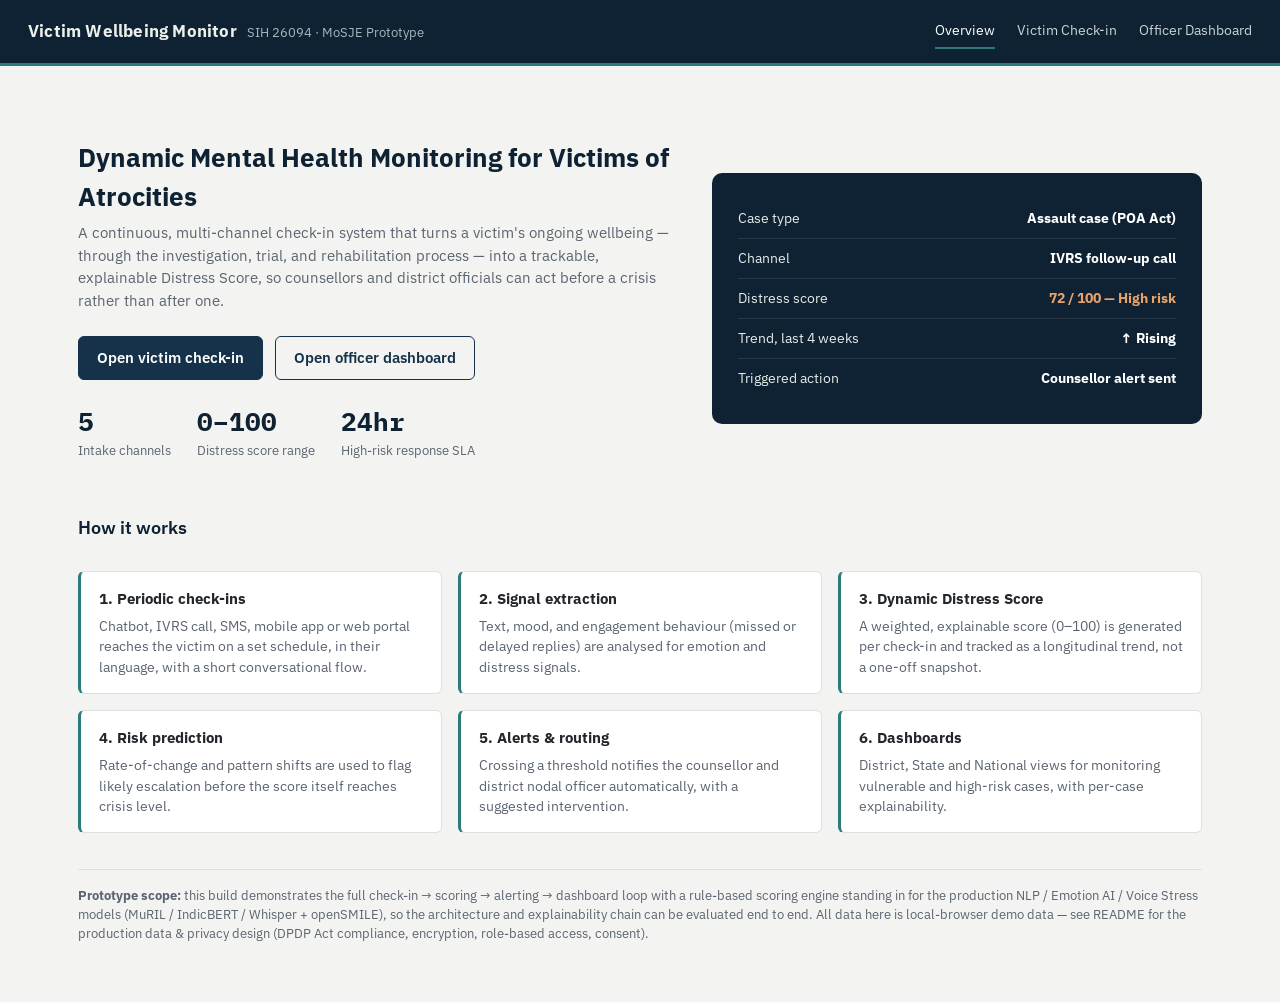
<file: index.html>
<!DOCTYPE html>
<html lang="en">
<head>
<meta charset="UTF-8">
<meta name="viewport" content="width=device-width, initial-scale=1">
<title>Victim Wellbeing Monitor — SIH 26094 Prototype</title>
<link rel="stylesheet" href="assets/style.css">
</head>
<body>

<div class="topbar">
  <div class="brand">
    <span class="mark">Victim Wellbeing Monitor</span>
    <span class="sub">SIH 26094 · MoSJE Prototype</span>
  </div>
  <nav>
    <a href="index.html" class="active">Overview</a>
    <a href="checkin.html">Victim Check-in</a>
    <a href="dashboard.html">Officer Dashboard</a>
  </nav>
</div>

<div class="shell">

  <section class="hero">
    <div>
      <h1>Dynamic Mental Health Monitoring for Victims of Atrocities</h1>
      <p class="lede">
        A continuous, multi-channel check-in system that turns a victim's ongoing
        wellbeing — through the investigation, trial, and rehabilitation process — into
        a trackable, explainable Distress Score, so counsellors and district officials
        can act before a crisis rather than after one.
      </p>
      <div style="display:flex; gap:12px;">
        <a href="checkin.html" class="btn">Open victim check-in</a>
        <a href="dashboard.html" class="btn secondary">Open officer dashboard</a>
      </div>
      <div class="stat-strip">
        <div><div class="num">5</div><div class="lab">Intake channels</div></div>
        <div><div class="num">0–100</div><div class="lab">Distress score range</div></div>
        <div><div class="num">24hr</div><div class="lab">High-risk response SLA</div></div>
      </div>
    </div>

    <div class="hero-card">
      <div class="row"><span>Case type</span><b>Assault case (POA Act)</b></div>
      <div class="row"><span>Channel</span><b>IVRS follow-up call</b></div>
      <div class="row"><span>Distress score</span><b style="color:#E8A36B;">72 / 100 — High risk</b></div>
      <div class="row"><span>Trend, last 4 weeks</span><b>↑ Rising</b></div>
      <div class="row"><span>Triggered action</span><b>Counsellor alert sent</b></div>
    </div>
  </section>

  <h2 style="margin-top:10px;">How it works</h2>
  <div class="pillars">
    <div class="pillar">
      <h3>1. Periodic check-ins</h3>
      <p>Chatbot, IVRS call, SMS, mobile app or web portal reaches the victim on a
      set schedule, in their language, with a short conversational flow.</p>
    </div>
    <div class="pillar">
      <h3>2. Signal extraction</h3>
      <p>Text, mood, and engagement behaviour (missed or delayed replies) are
      analysed for emotion and distress signals.</p>
    </div>
    <div class="pillar">
      <h3>3. Dynamic Distress Score</h3>
      <p>A weighted, explainable score (0–100) is generated per check-in and
      tracked as a longitudinal trend, not a one-off snapshot.</p>
    </div>
    <div class="pillar">
      <h3>4. Risk prediction</h3>
      <p>Rate-of-change and pattern shifts are used to flag likely escalation
      before the score itself reaches crisis level.</p>
    </div>
    <div class="pillar">
      <h3>5. Alerts &amp; routing</h3>
      <p>Crossing a threshold notifies the counsellor and district nodal officer
      automatically, with a suggested intervention.</p>
    </div>
    <div class="pillar">
      <h3>6. Dashboards</h3>
      <p>District, State and National views for monitoring vulnerable and
      high-risk cases, with per-case explainability.</p>
    </div>
  </div>

  <div class="footnote">
    <b>Prototype scope:</b> this build demonstrates the full check-in → scoring →
    alerting → dashboard loop with a rule-based scoring engine standing in for the
    production NLP / Emotion AI / Voice Stress models (MuRIL / IndicBERT / Whisper +
    openSMILE), so the architecture and explainability chain can be evaluated end to end.
    All data here is local-browser demo data — see README for the production data
    &amp; privacy design (DPDP Act compliance, encryption, role-based access, consent).
  </div>

</div>

</body>
</html>
</file>
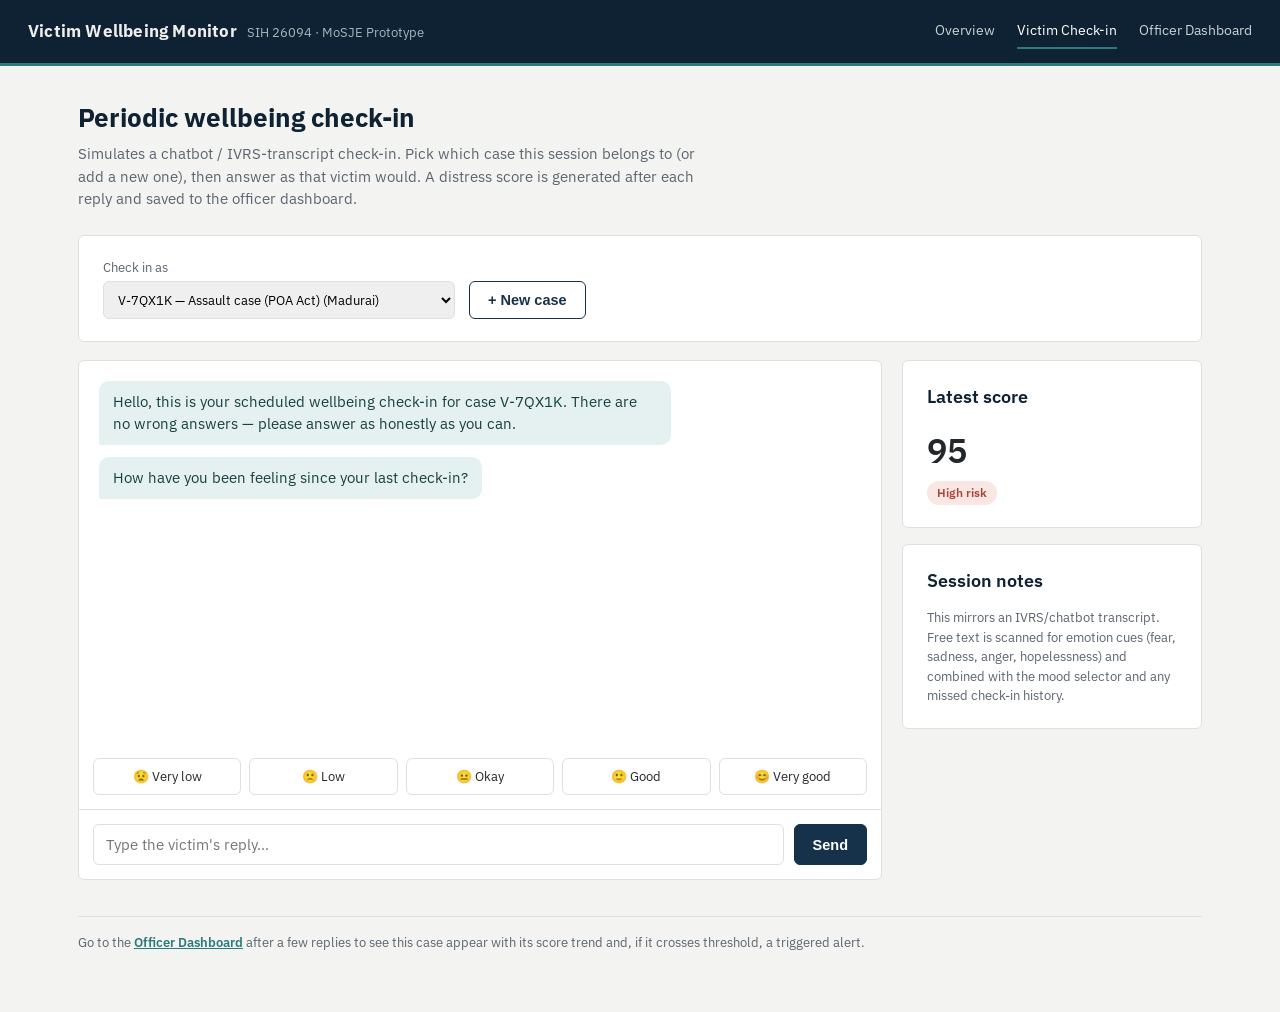
<file: checkin.html>
<!DOCTYPE html>
<html lang="en">
<head>
<meta charset="UTF-8">
<meta name="viewport" content="width=device-width, initial-scale=1">
<title>Victim Check-in — Victim Wellbeing Monitor</title>
<link rel="stylesheet" href="assets/style.css">
</head>
<body>

<div class="topbar">
  <div class="brand">
    <span class="mark">Victim Wellbeing Monitor</span>
    <span class="sub">SIH 26094 · MoSJE Prototype</span>
  </div>
  <nav>
    <a href="index.html">Overview</a>
    <a href="checkin.html" class="active">Victim Check-in</a>
    <a href="dashboard.html">Officer Dashboard</a>
  </nav>
</div>

<div class="shell">
  <h1>Periodic wellbeing check-in</h1>
  <p class="lede">Simulates a chatbot / IVRS-transcript check-in. Pick which case
  this session belongs to (or add a new one), then answer as that victim would.
  A distress score is generated after each reply and saved to the officer dashboard.</p>

  <div class="panel" style="margin-bottom:18px;">
    <div style="display:flex; gap:14px; align-items:flex-end; flex-wrap:wrap;">
      <div>
        <label style="font-size:12.5px; color:var(--ink-soft); display:block; margin-bottom:5px;">Check in as</label>
        <select id="victimSelect" style="padding:8px 10px; border:1px solid var(--line); border-radius:6px; font-family:inherit; min-width:260px;"></select>
      </div>
      <button class="btn secondary" id="newVictimBtn" type="button">+ New case</button>
    </div>
  </div>

  <div class="chat-wrap">
    <div class="chat-window">
      <div class="chat-log" id="chatLog"></div>
      <div class="mood-row" id="moodRow" style="display:none;"></div>
      <div class="chat-input">
        <input type="text" id="chatInput" placeholder="Type the victim's reply…" disabled>
        <button class="btn" id="sendBtn" disabled>Send</button>
      </div>
    </div>

    <div class="side-panel">
      <div class="panel">
        <h2>Latest score</h2>
        <div class="score-badge" id="liveScore">—</div>
        <div id="liveRisk" style="margin-top:6px;"></div>
      </div>
      <div class="panel">
        <h2>Session notes</h2>
        <p style="font-size:13px; color:var(--ink-soft); margin:0;">
          This mirrors an IVRS/chatbot transcript. Free text is scanned for
          emotion cues (fear, sadness, anger, hopelessness) and combined with
          the mood selector and any missed check-in history.
        </p>
      </div>
    </div>
  </div>

  <div class="footnote">
    Go to the <a href="dashboard.html" style="color:var(--teal); font-weight:600;">Officer Dashboard</a>
    after a few replies to see this case appear with its score trend and, if it
    crosses threshold, a triggered alert.
  </div>
</div>

<script src="assets/engine.js"></script>
<script src="assets/data.js"></script>
<script>
ensureSeeded();

let currentVictim = null;
let qIndex = 0;
let selectedMood = null;
let missedFlag = false;

const chatLog = document.getElementById("chatLog");
const chatInput = document.getElementById("chatInput");
const sendBtn = document.getElementById("sendBtn");
const moodRow = document.getElementById("moodRow");
const victimSelect = document.getElementById("victimSelect");
const liveScore = document.getElementById("liveScore");
const liveRisk = document.getElementById("liveRisk");

const MOODS = [
  { label: "😟 Very low", value: 15 },
  { label: "🙁 Low", value: 35 },
  { label: "😐 Okay", value: 55 },
  { label: "🙂 Good", value: 75 },
  { label: "😊 Very good", value: 92 }
];

function refreshVictimSelect() {
  const victims = loadVictims();
  victimSelect.innerHTML = victims.map(v =>
    `<option value="${v.id}">${v.code} — ${v.caseType} (${v.district})</option>`
  ).join("");
  if (victims.length) {
    currentVictim = victims.find(v => v.id === victimSelect.value) || victims[0];
    victimSelect.value = currentVictim.id;
    updateLiveScore(currentVictim.currentScore, currentVictim.riskLevel);
  }
}

function updateLiveScore(score, level) {
  liveScore.textContent = score ?? "—";
  if (level) {
    liveRisk.innerHTML = `<span class="risk-tag risk-${level}">${riskLabel(level)}</span>`;
  }
}

function botSay(text) {
  const el = document.createElement("div");
  el.className = "msg bot";
  el.textContent = text;
  chatLog.appendChild(el);
  chatLog.scrollTop = chatLog.scrollHeight;
}
function userSay(text) {
  const el = document.createElement("div");
  el.className = "msg user";
  el.textContent = text;
  chatLog.appendChild(el);
  chatLog.scrollTop = chatLog.scrollHeight;
}

function renderMoods() {
  moodRow.style.display = "flex";
  moodRow.innerHTML = "";
  MOODS.forEach(m => {
    const b = document.createElement("div");
    b.className = "mood-btn";
    b.textContent = m.label;
    b.onclick = () => {
      selectedMood = m.value;
      [...moodRow.children].forEach(c => c.classList.remove("selected"));
      b.classList.add("selected");
    };
    moodRow.appendChild(b);
  });
}

function startSession() {
  chatLog.innerHTML = "";
  qIndex = 0;
  selectedMood = null;
  chatInput.disabled = false;
  sendBtn.disabled = false;
  renderMoods();
  botSay(`Hello, this is your scheduled wellbeing check-in for case ${currentVictim.code}. There are no wrong answers — please answer as honestly as you can.`);
  askNext();
}

function askNext() {
  if (qIndex < QUESTIONS.length) {
    botSay(QUESTIONS[qIndex].text);
  } else {
    botSay("Thank you for sharing. We've logged this check-in. Support is always available if you need to reach your counsellor sooner.");
    chatInput.disabled = true;
    sendBtn.disabled = true;
  }
}

function handleSend() {
  const text = chatInput.value.trim();
  if (!text) return;
  userSay(text);
  chatInput.value = "";

  const mood = selectedMood ?? 50;
  const prev = currentVictim.checkins.length
    ? currentVictim.checkins[currentVictim.checkins.length - 1].score
    : currentVictim.currentScore;

  const result = computeCheckinScore({ text, moodValue: mood, missed: missedFlag, previousScore: prev });

  const checkin = {
    date: new Date().toISOString(),
    text, moodValue: mood,
    score: result.score,
    breakdown: result.breakdown,
    matched: result.matched
  };
  currentVictim = addCheckin(currentVictim.id, checkin);
  updateLiveScore(result.score, currentVictim.riskLevel);

  qIndex++;
  selectedMood = null;
  [...moodRow.children].forEach(c => c.classList.remove("selected"));
  setTimeout(askNext, 400);
}

sendBtn.onclick = handleSend;
chatInput.addEventListener("keydown", e => { if (e.key === "Enter") handleSend(); });

victimSelect.onchange = () => {
  const victims = loadVictims();
  currentVictim = victims.find(v => v.id === victimSelect.value);
  startSession();
};

document.getElementById("newVictimBtn").onclick = () => {
  const caseType = prompt("Case type (e.g. Assault case, Witness intimidation, Caste-based violence):", "Assault case (POA Act)");
  if (caseType === null) return;
  const district = prompt("District:", "Chennai") || "Unknown";
  const state = prompt("State:", "Tamil Nadu") || "Unknown";
  const channel = prompt("Channel (Chatbot / IVRS / SMS / Mobile App / Web Portal):", "Chatbot") || "Chatbot";
  const v = createVictim({ caseType, district, state, channel });
  refreshVictimSelect();
  victimSelect.value = v.id;
  currentVictim = v;
  startSession();
};

refreshVictimSelect();
startSession();
</script>
</body>
</html>
</file>
<file: assets/style.css>
@import url('https://fonts.googleapis.com/css2?family=IBM+Plex+Sans:wght@400;500;600;700&family=IBM+Plex+Mono:wght@500&display=swap');

:root {
  --navy: #16324A;
  --navy-deep: #0E2233;
  --teal: #2C7A7A;
  --teal-light: #E4F1F0;
  --bg: #F3F4F1;
  --panel: #FFFFFF;
  --ink: #23272B;
  --ink-soft: #5B6470;
  --line: #DDE1DD;
  --amber: #C4832A;
  --amber-bg: #FBF0DE;
  --red: #AB4438;
  --red-bg: #FAE7E3;
  --green: #3F7A55;
  --green-bg: #E5F1E7;
  --radius: 6px;
}

* { box-sizing: border-box; }

html, body {
  margin: 0;
  background: var(--bg);
  color: var(--ink);
  font-family: 'IBM Plex Sans', -apple-system, sans-serif;
  font-size: 15px;
  line-height: 1.5;
}

a { color: inherit; }

.topbar {
  background: var(--navy-deep);
  color: #EDEFEA;
  padding: 14px 28px;
  display: flex;
  align-items: center;
  justify-content: space-between;
  border-bottom: 3px solid var(--teal);
}
.topbar .brand {
  display: flex;
  align-items: baseline;
  gap: 10px;
}
.topbar .brand .mark {
  font-weight: 700;
  font-size: 17px;
  letter-spacing: 0.2px;
}
.topbar .brand .sub {
  font-size: 12.5px;
  color: #A9B6BE;
}
.topbar nav {
  display: flex;
  gap: 22px;
  font-size: 14px;
}
.topbar nav a {
  text-decoration: none;
  color: #CBD3D6;
  padding: 6px 0;
  border-bottom: 2px solid transparent;
}
.topbar nav a.active, .topbar nav a:hover {
  color: #fff;
  border-bottom-color: var(--teal);
}

.shell {
  max-width: 1180px;
  margin: 0 auto;
  padding: 32px 28px 60px;
}

.panel {
  background: var(--panel);
  border: 1px solid var(--line);
  border-radius: var(--radius);
  padding: 22px 24px;
}

h1 { font-size: 26px; margin: 0 0 6px; font-weight: 700; color: var(--navy-deep); }
h2 { font-size: 18px; margin: 0 0 14px; font-weight: 600; color: var(--navy-deep); }
p.lede { color: var(--ink-soft); max-width: 620px; margin: 0 0 24px; }

.btn {
  display: inline-flex;
  align-items: center;
  gap: 8px;
  padding: 10px 18px;
  border-radius: var(--radius);
  border: 1px solid var(--navy);
  background: var(--navy);
  color: #fff;
  font-size: 14.5px;
  font-weight: 600;
  cursor: pointer;
  text-decoration: none;
}
.btn:hover { background: var(--navy-deep); }
.btn.secondary {
  background: transparent;
  color: var(--navy);
}
.btn.secondary:hover { background: var(--teal-light); }

.grid {
  display: grid;
  gap: 18px;
}

/* -------- landing -------- */
.hero {
  display: grid;
  grid-template-columns: 1.1fr 0.9fr;
  gap: 36px;
  align-items: center;
  padding: 40px 0 44px;
}
.hero .stat-strip {
  display: flex;
  gap: 26px;
  margin-top: 22px;
}
.hero .stat-strip div { }
.hero .stat-strip .num { font-size: 26px; font-weight: 700; color: var(--navy-deep); font-family: 'IBM Plex Mono', monospace; }
.hero .stat-strip .lab { font-size: 12.5px; color: var(--ink-soft); }
.hero-card {
  background: var(--navy-deep);
  color: #E7ECE8;
  border-radius: 10px;
  padding: 26px;
}
.hero-card .row { display: flex; justify-content: space-between; padding: 9px 0; border-bottom: 1px solid rgba(255,255,255,0.1); font-size: 14px; }
.hero-card .row:last-child { border-bottom: none; }
.hero-card .row b { color: #fff; }

.pillars {
  display: grid;
  grid-template-columns: repeat(3, 1fr);
  gap: 16px;
  margin-top: 30px;
}
.pillar {
  border: 1px solid var(--line);
  border-left: 3px solid var(--teal);
  border-radius: var(--radius);
  padding: 16px 18px;
  background: var(--panel);
}
.pillar h3 { margin: 0 0 6px; font-size: 15px; }
.pillar p { margin: 0; font-size: 13.5px; color: var(--ink-soft); }

.footnote {
  margin-top: 36px;
  font-size: 12.5px;
  color: var(--ink-soft);
  border-top: 1px solid var(--line);
  padding-top: 16px;
}

/* -------- chat / checkin -------- */
.chat-wrap {
  display: grid;
  grid-template-columns: 1fr 300px;
  gap: 20px;
}
.chat-window {
  background: var(--panel);
  border: 1px solid var(--line);
  border-radius: var(--radius);
  height: 520px;
  display: flex;
  flex-direction: column;
}
.chat-log {
  flex: 1;
  overflow-y: auto;
  padding: 20px;
  display: flex;
  flex-direction: column;
  gap: 12px;
}
.msg { max-width: 75%; padding: 10px 14px; border-radius: 10px; font-size: 14.5px; }
.msg.bot { align-self: flex-start; background: var(--teal-light); color: #17403F; border-bottom-left-radius: 2px; }
.msg.user { align-self: flex-end; background: var(--navy); color: #fff; border-bottom-right-radius: 2px; }
.chat-input {
  display: flex;
  gap: 10px;
  padding: 14px;
  border-top: 1px solid var(--line);
}
.chat-input input[type=text] {
  flex: 1;
  padding: 10px 12px;
  border: 1px solid var(--line);
  border-radius: var(--radius);
  font-size: 14.5px;
  font-family: inherit;
}
.mood-row { display: flex; gap: 8px; padding: 0 14px 14px; }
.mood-btn {
  flex: 1;
  padding: 8px 4px;
  text-align: center;
  border: 1px solid var(--line);
  border-radius: var(--radius);
  background: #fff;
  cursor: pointer;
  font-size: 13px;
}
.mood-btn.selected { border-color: var(--navy); background: var(--teal-light); }

.side-panel .panel { margin-bottom: 16px; }
.score-badge {
  font-family: 'IBM Plex Mono', monospace;
  font-size: 34px;
  font-weight: 600;
}
.risk-tag {
  display: inline-block;
  padding: 3px 10px;
  border-radius: 20px;
  font-size: 12px;
  font-weight: 600;
}
.risk-high { background: var(--red-bg); color: var(--red); }
.risk-medium { background: var(--amber-bg); color: var(--amber); }
.risk-low { background: var(--green-bg); color: var(--green); }

/* -------- dashboard -------- */
.stat-cards {
  display: grid;
  grid-template-columns: repeat(4, 1fr);
  gap: 14px;
  margin-bottom: 22px;
}
.stat-card {
  background: var(--panel);
  border: 1px solid var(--line);
  border-radius: var(--radius);
  padding: 16px 18px;
}
.stat-card .n { font-family: 'IBM Plex Mono', monospace; font-size: 26px; font-weight: 600; color: var(--navy-deep); }
.stat-card .l { font-size: 12.5px; color: var(--ink-soft); margin-top: 2px; }

.dash-grid {
  display: grid;
  grid-template-columns: 1.5fr 1fr;
  gap: 18px;
  align-items: start;
}

.filters { display: flex; gap: 10px; margin-bottom: 14px; flex-wrap: wrap; }
.filters select {
  padding: 7px 10px;
  border: 1px solid var(--line);
  border-radius: var(--radius);
  font-family: inherit;
  font-size: 13.5px;
  background: #fff;
}

table { width: 100%; border-collapse: collapse; font-size: 13.8px; }
th { text-align: left; padding: 9px 10px; color: var(--ink-soft); font-weight: 600; font-size: 12.5px; border-bottom: 1px solid var(--line); }
td { padding: 10px 10px; border-bottom: 1px solid var(--line); }
tr.victim-row { cursor: pointer; }
tr.victim-row:hover { background: var(--teal-light); }
tr.selected { background: var(--teal-light); }

.trend-arrow-up { color: var(--red); }
.trend-arrow-down { color: var(--green); }
.trend-arrow-flat { color: var(--ink-soft); }

.alert-item {
  border-left: 3px solid var(--red);
  background: var(--red-bg);
  padding: 10px 12px;
  border-radius: 4px;
  margin-bottom: 10px;
  font-size: 13.5px;
}
.alert-item .meta { font-size: 12px; color: var(--ink-soft); margin-top: 4px; }

.explain-bar-row { display: flex; align-items: center; gap: 10px; margin-bottom: 8px; font-size: 13px; }
.explain-bar-row .label { width: 170px; color: var(--ink-soft); flex-shrink: 0; }
.explain-bar-track { flex: 1; background: #EDEFEC; border-radius: 4px; height: 8px; overflow: hidden; }
.explain-bar-fill { height: 100%; background: var(--teal); }
.explain-bar-row .val { width: 30px; text-align: right; font-family: 'IBM Plex Mono', monospace; font-size: 12px; }

.intervention-list { list-style: none; padding: 0; margin: 0; }
.intervention-list li {
  padding: 8px 0;
  border-bottom: 1px dashed var(--line);
  font-size: 13.8px;
}
.intervention-list li:last-child { border-bottom: none; }

.empty-state { color: var(--ink-soft); font-size: 13.5px; padding: 20px 0; text-align: center; }

@media (max-width: 900px) {
  .hero, .chat-wrap, .dash-grid, .stat-cards, .pillars { grid-template-columns: 1fr; }
  .topbar nav { display: none; }
}
</file>
